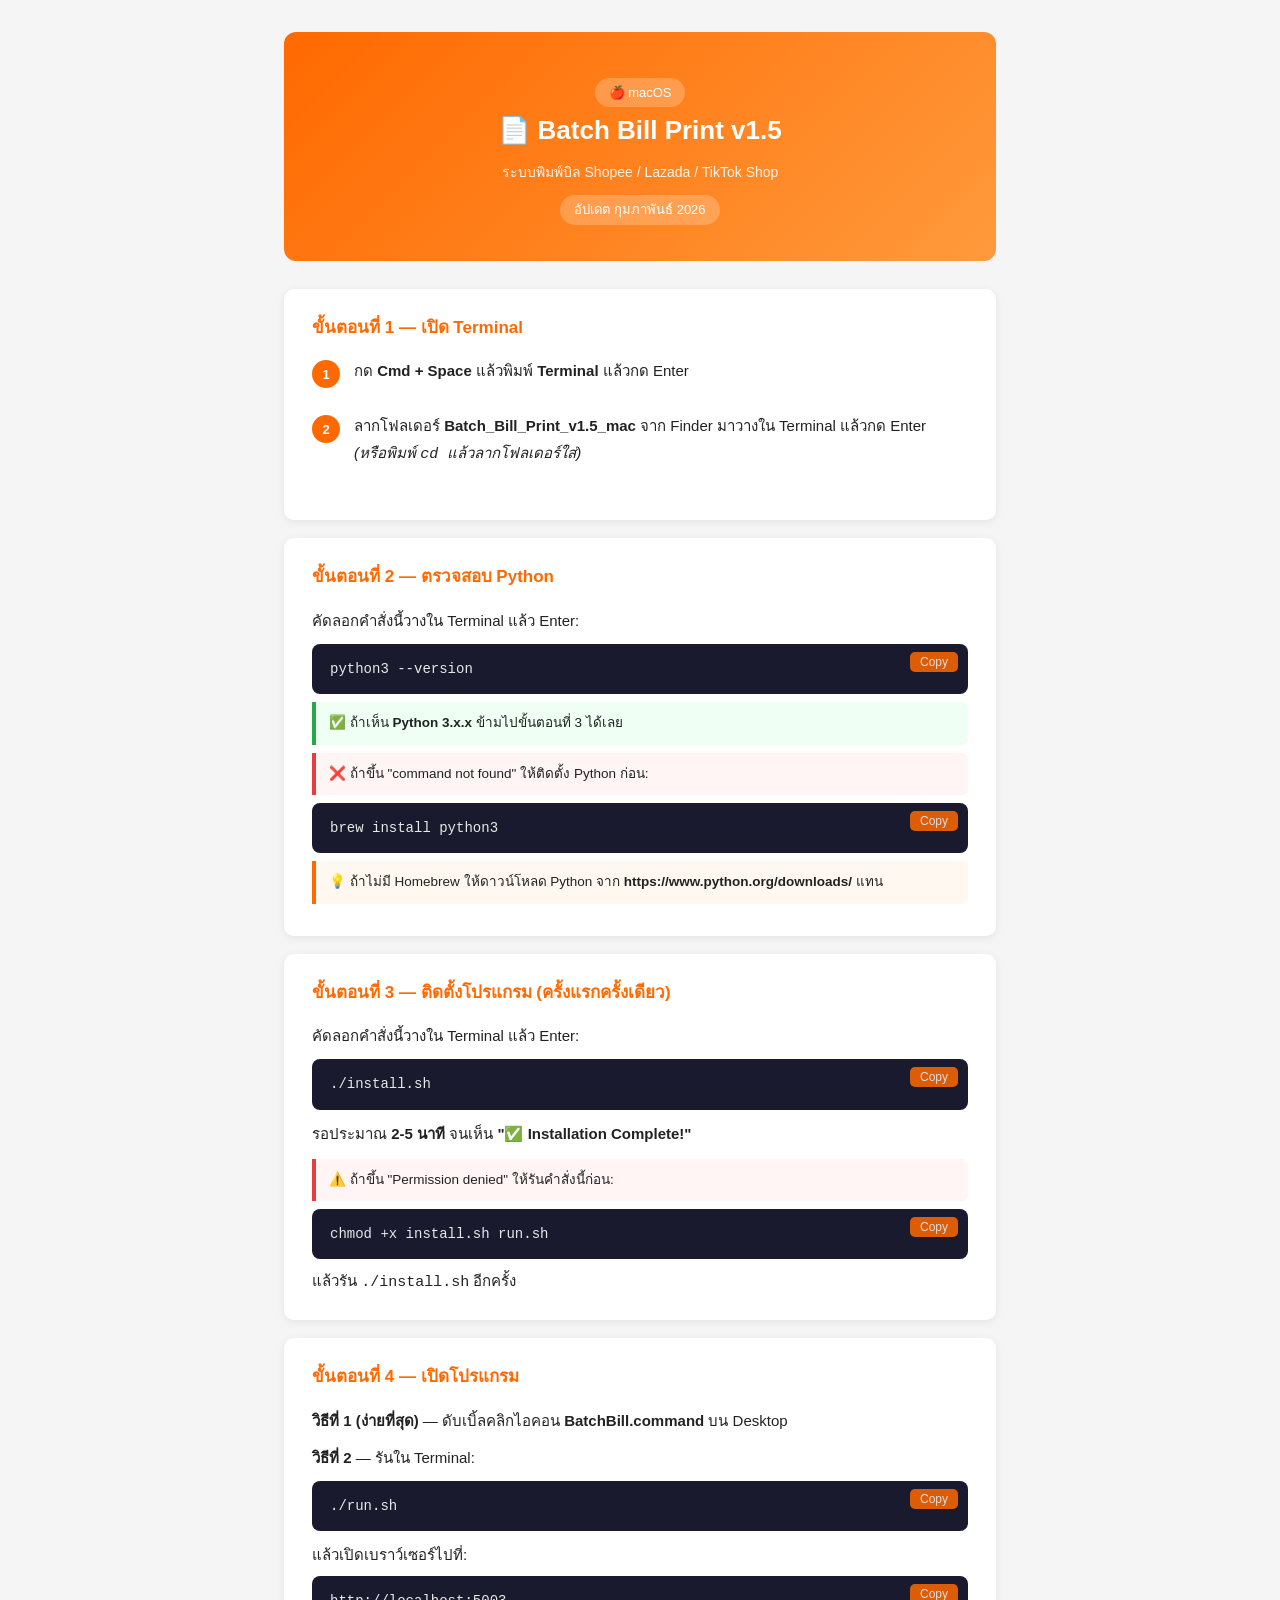
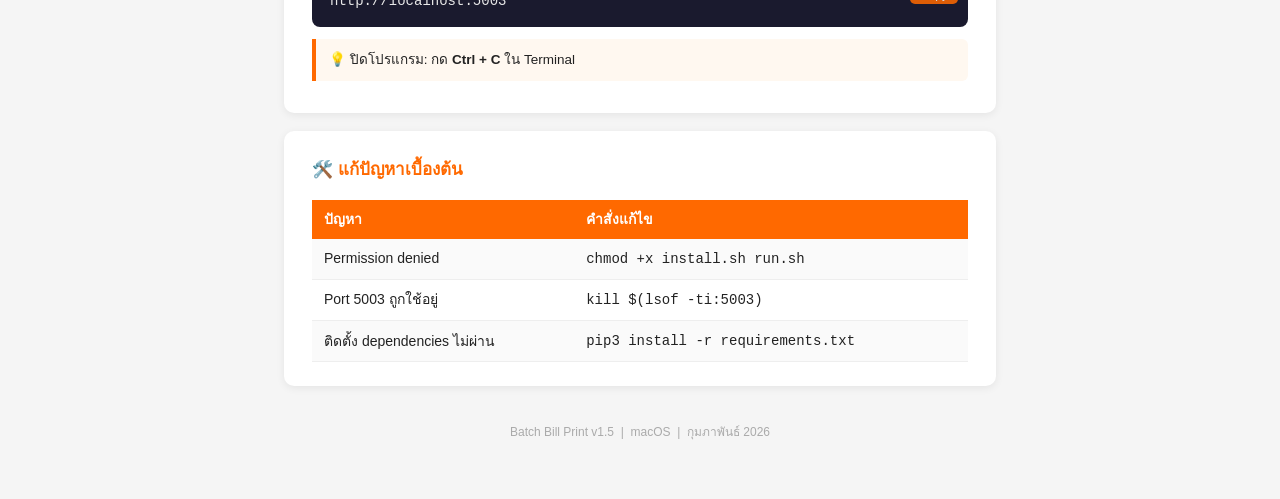
<file: คู่มือการใช้งาน_Mac.html>
<!DOCTYPE html>
<html lang="th">
<head>
<meta charset="UTF-8">
<meta name="viewport" content="width=device-width, initial-scale=1.0">
<title>คู่มือการติดตั้ง – Batch Bill Print v1.5 (Mac)</title>
<style>
  * { box-sizing: border-box; margin: 0; padding: 0; }
  body { font-family: "Helvetica Neue", Arial, "Thonburi", sans-serif;
         background: #f5f5f5; color: #222; font-size: 15px; line-height: 1.8; }
  .container { max-width: 760px; margin: 0 auto; padding: 32px 24px 60px; }

  .cover { background: linear-gradient(135deg, #ff6900, #ff9a3c);
           color: #fff; border-radius: 12px; padding: 36px;
           margin-bottom: 28px; text-align: center; }
  .cover h1 { font-size: 26px; font-weight: 800; margin-bottom: 6px; }
  .cover .sub { font-size: 14px; opacity: .9; }
  .cover .badge { display: inline-block; background: rgba(255,255,255,.22);
                  border-radius: 20px; padding: 3px 14px; font-size: 13px; margin-top: 10px; }

  .card { background: #fff; border-radius: 10px; padding: 24px 28px;
          margin-bottom: 18px; box-shadow: 0 2px 8px rgba(0,0,0,.07); }
  .card h2 { font-size: 17px; color: #ff6900; margin-bottom: 14px; font-weight: 700; }

  /* Step row */
  .step { display: flex; gap: 14px; margin-bottom: 20px; align-items: flex-start; }
  .step-num { min-width: 28px; height: 28px; background: #ff6900; color: #fff;
              border-radius: 50%; display: flex; align-items: center; justify-content: center;
              font-weight: 700; font-size: 13px; flex-shrink: 0; margin-top: 3px; }
  .step-body { flex: 1; }
  .step-body p { margin-bottom: 8px; }

  /* Code block with copy button */
  .code-wrap { position: relative; margin: 8px 0; }
  .code { background: #1a1a2e; color: #e8e8e8; border-radius: 8px;
          padding: 14px 18px; font-family: "SF Mono", "Menlo", "Courier New", monospace;
          font-size: 14px; overflow-x: auto; white-space: pre; line-height: 1.6; }
  .copy-btn { position: absolute; top: 8px; right: 10px;
              background: #ff6900; color: #fff; border: none; border-radius: 5px;
              padding: 3px 10px; font-size: 12px; cursor: pointer; opacity: .85; }
  .copy-btn:hover { opacity: 1; }
  .copy-btn.copied { background: #28a745; }

  .note { border-left: 4px solid #ff6900; background: #fff8f0;
          padding: 9px 13px; border-radius: 0 6px 6px 0; margin: 8px 0; font-size: 13.5px; }
  .warn { border-left: 4px solid #e53e3e; background: #fff5f5;
          padding: 9px 13px; border-radius: 0 6px 6px 0; margin: 8px 0; font-size: 13.5px; }
  .tip  { border-left: 4px solid #28a745; background: #f0fff4;
          padding: 9px 13px; border-radius: 0 6px 6px 0; margin: 8px 0; font-size: 13.5px; }

  .footer { text-align: center; color: #aaa; font-size: 12px; margin-top: 36px; }

  table { width: 100%; border-collapse: collapse; font-size: 14px; margin-top: 8px; }
  th { background: #ff6900; color: #fff; padding: 7px 12px; text-align: left; }
  td { padding: 7px 12px; border-bottom: 1px solid #eee; }
  tr:nth-child(even) td { background: #fafafa; }
</style>
</head>
<body>
<div class="container">

  <div class="cover">
    <div class="badge">🍎 macOS</div>
    <h1>📄 Batch Bill Print v1.5</h1>
    <div class="sub">ระบบพิมพ์บิล Shopee / Lazada / TikTok Shop</div>
    <div class="badge">อัปเดต กุมภาพันธ์ 2026</div>
  </div>

  <!-- Step 1: Open Terminal -->
  <div class="card">
    <h2>ขั้นตอนที่ 1 — เปิด Terminal</h2>
    <div class="step">
      <div class="step-num">1</div>
      <div class="step-body">
        <p>กด <strong>Cmd + Space</strong> แล้วพิมพ์ <strong>Terminal</strong> แล้วกด Enter</p>
      </div>
    </div>
    <div class="step">
      <div class="step-num">2</div>
      <div class="step-body">
        <p>ลากโฟลเดอร์ <strong>Batch_Bill_Print_v1.5_mac</strong> จาก Finder มาวางใน Terminal แล้วกด Enter<br>
        <em>(หรือพิมพ์ <code>cd </code> แล้วลากโฟลเดอร์ใส่)</em></p>
      </div>
    </div>
  </div>

  <!-- Step 2: Check Python -->
  <div class="card">
    <h2>ขั้นตอนที่ 2 — ตรวจสอบ Python</h2>
    <p style="margin-bottom:10px;">คัดลอกคำสั่งนี้วางใน Terminal แล้ว Enter:</p>
    <div class="code-wrap">
      <pre class="code">python3 --version</pre>
      <button class="copy-btn" onclick="copyCode(this)">Copy</button>
    </div>
    <div class="tip">✅ ถ้าเห็น <strong>Python 3.x.x</strong> ข้ามไปขั้นตอนที่ 3 ได้เลย</div>
    <div class="warn">❌ ถ้าขึ้น "command not found" ให้ติดตั้ง Python ก่อน:</div>
    <div class="code-wrap">
      <pre class="code">brew install python3</pre>
      <button class="copy-btn" onclick="copyCode(this)">Copy</button>
    </div>
    <div class="note">💡 ถ้าไม่มี Homebrew ให้ดาวน์โหลด Python จาก <strong>https://www.python.org/downloads/</strong> แทน</div>
  </div>

  <!-- Step 3: Install -->
  <div class="card">
    <h2>ขั้นตอนที่ 3 — ติดตั้งโปรแกรม (ครั้งแรกครั้งเดียว)</h2>
    <p style="margin-bottom:10px;">คัดลอกคำสั่งนี้วางใน Terminal แล้ว Enter:</p>
    <div class="code-wrap">
      <pre class="code">./install.sh</pre>
      <button class="copy-btn" onclick="copyCode(this)">Copy</button>
    </div>
    <p style="margin-top:10px;">รอประมาณ <strong>2-5 นาที</strong> จนเห็น <strong>"✅ Installation Complete!"</strong></p>

    <div class="warn" style="margin-top:12px;">⚠️ ถ้าขึ้น "Permission denied" ให้รันคำสั่งนี้ก่อน:</div>
    <div class="code-wrap">
      <pre class="code">chmod +x install.sh run.sh</pre>
      <button class="copy-btn" onclick="copyCode(this)">Copy</button>
    </div>
    <p style="margin-top:8px;">แล้วรัน <code>./install.sh</code> อีกครั้ง</p>
  </div>

  <!-- Step 4: Run -->
  <div class="card">
    <h2>ขั้นตอนที่ 4 — เปิดโปรแกรม</h2>
    <p style="margin-bottom:10px;"><strong>วิธีที่ 1 (ง่ายที่สุด)</strong> — ดับเบิ้ลคลิกไอคอน <strong>BatchBill.command</strong> บน Desktop</p>
    <p style="margin-bottom:10px;"><strong>วิธีที่ 2</strong> — รันใน Terminal:</p>
    <div class="code-wrap">
      <pre class="code">./run.sh</pre>
      <button class="copy-btn" onclick="copyCode(this)">Copy</button>
    </div>
    <p style="margin-top:10px;">แล้วเปิดเบราว์เซอร์ไปที่:</p>
    <div class="code-wrap">
      <pre class="code">http://localhost:5003</pre>
      <button class="copy-btn" onclick="copyCode(this)">Copy</button>
    </div>
    <div class="note" style="margin-top:12px;">💡 ปิดโปรแกรม: กด <strong>Ctrl + C</strong> ใน Terminal</div>
  </div>

  <!-- Troubleshooting -->
  <div class="card">
    <h2>🛠️ แก้ปัญหาเบื้องต้น</h2>
    <table>
      <tr><th>ปัญหา</th><th>คำสั่งแก้ไข</th></tr>
      <tr><td>Permission denied</td><td><code>chmod +x install.sh run.sh</code></td></tr>
      <tr><td>Port 5003 ถูกใช้อยู่</td><td><code>kill $(lsof -ti:5003)</code></td></tr>
      <tr><td>ติดตั้ง dependencies ไม่ผ่าน</td><td><code>pip3 install -r requirements.txt</code></td></tr>
    </table>
  </div>

  <div class="footer">
    Batch Bill Print v1.5 &nbsp;|&nbsp; macOS &nbsp;|&nbsp; กุมภาพันธ์ 2026
  </div>

</div>

<script>
function copyCode(btn) {
  const code = btn.previousElementSibling.textContent.trim();
  navigator.clipboard.writeText(code).then(() => {
    btn.textContent = 'Copied!';
    btn.classList.add('copied');
    setTimeout(() => { btn.textContent = 'Copy'; btn.classList.remove('copied'); }, 1800);
  });
}
</script>
</body>
</html>
</file>
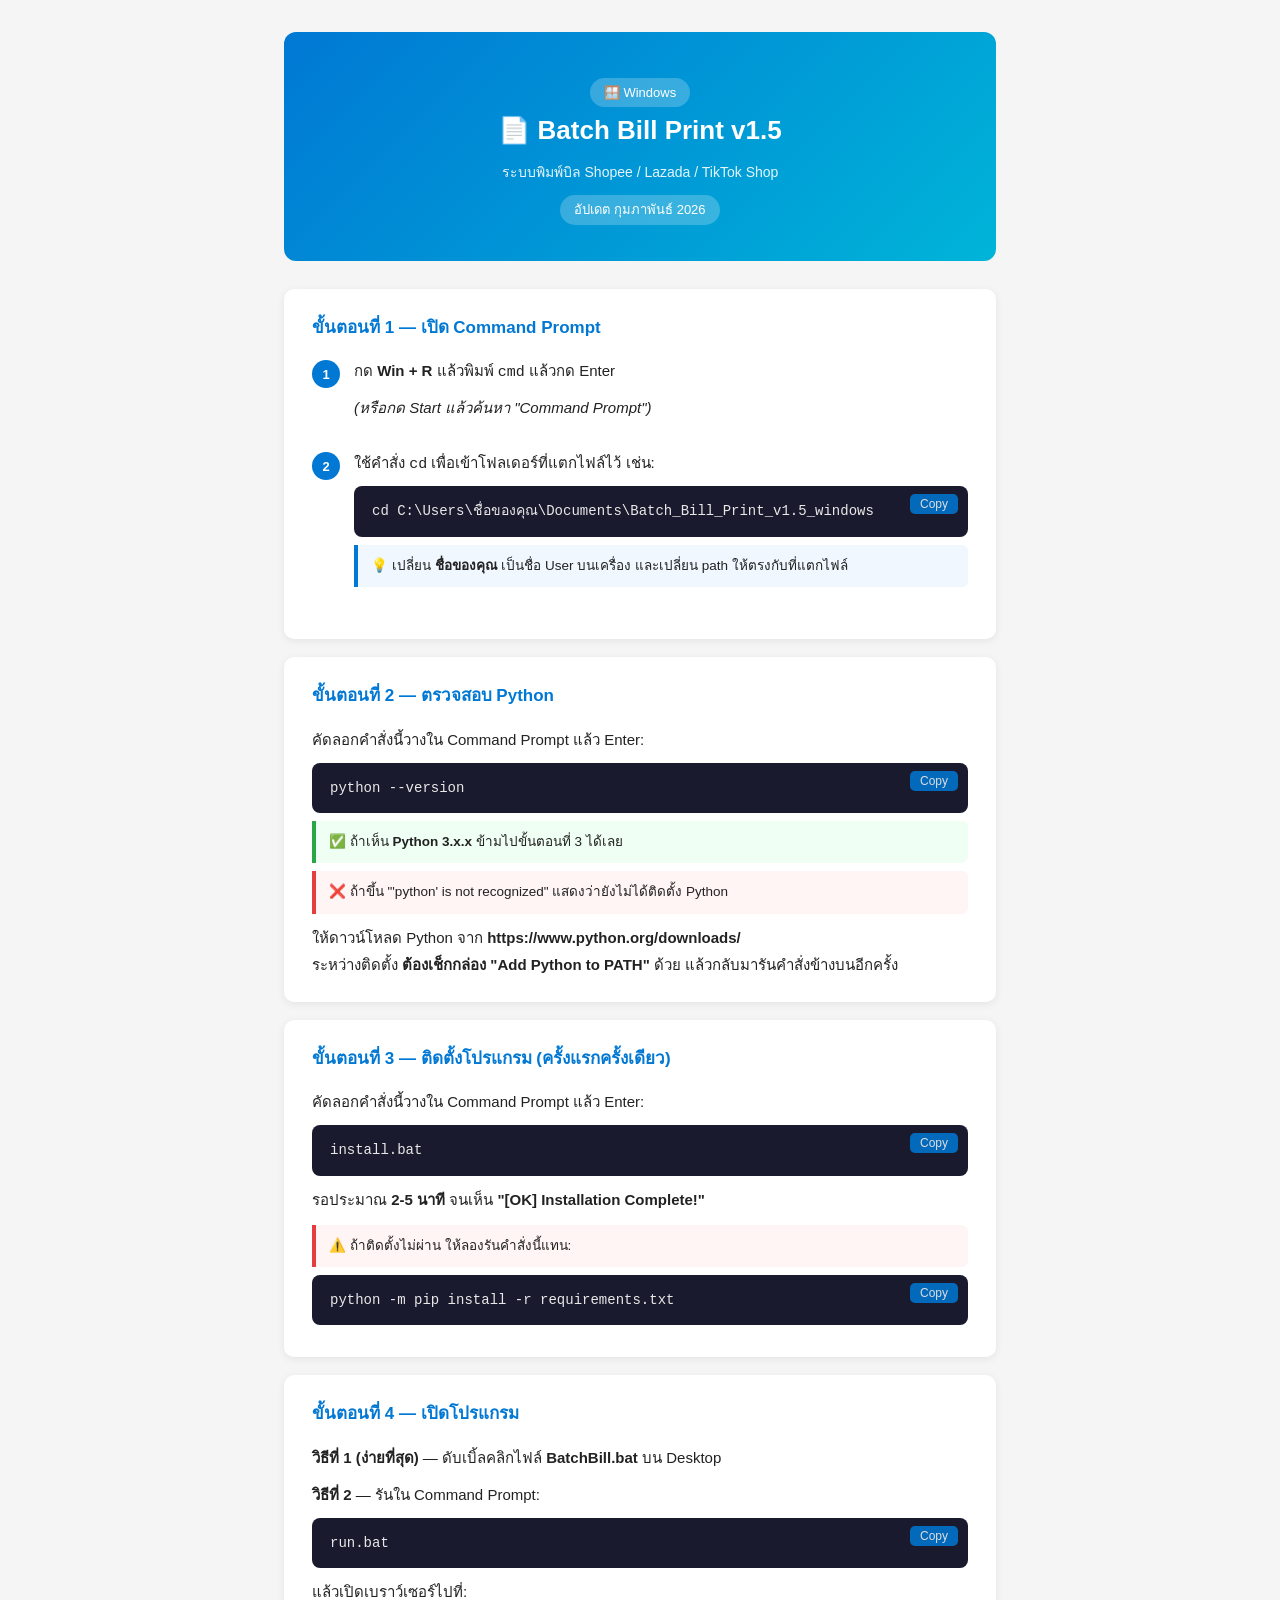
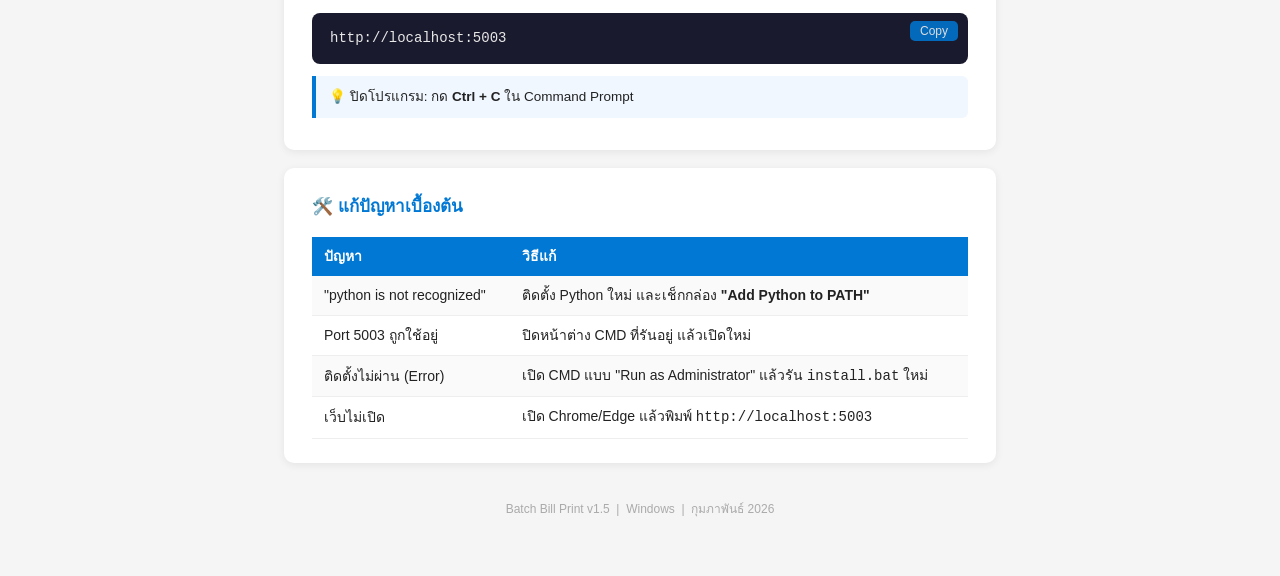
<file: คู่มือการใช้งาน_Windows.html>
<!DOCTYPE html>
<html lang="th">
<head>
<meta charset="UTF-8">
<meta name="viewport" content="width=device-width, initial-scale=1.0">
<title>คู่มือการติดตั้ง – Batch Bill Print v1.5 (Windows)</title>
<style>
  * { box-sizing: border-box; margin: 0; padding: 0; }
  body { font-family: "Segoe UI", Arial, "TH SarabunPSK", sans-serif;
         background: #f5f5f5; color: #222; font-size: 15px; line-height: 1.8; }
  .container { max-width: 760px; margin: 0 auto; padding: 32px 24px 60px; }

  .cover { background: linear-gradient(135deg, #0078d4, #00b4d8);
           color: #fff; border-radius: 12px; padding: 36px;
           margin-bottom: 28px; text-align: center; }
  .cover h1 { font-size: 26px; font-weight: 800; margin-bottom: 6px; }
  .cover .sub { font-size: 14px; opacity: .9; }
  .cover .badge { display: inline-block; background: rgba(255,255,255,.22);
                  border-radius: 20px; padding: 3px 14px; font-size: 13px; margin-top: 10px; }

  .card { background: #fff; border-radius: 10px; padding: 24px 28px;
          margin-bottom: 18px; box-shadow: 0 2px 8px rgba(0,0,0,.07); }
  .card h2 { font-size: 17px; color: #0078d4; margin-bottom: 14px; font-weight: 700; }

  .step { display: flex; gap: 14px; margin-bottom: 20px; align-items: flex-start; }
  .step-num { min-width: 28px; height: 28px; background: #0078d4; color: #fff;
              border-radius: 50%; display: flex; align-items: center; justify-content: center;
              font-weight: 700; font-size: 13px; flex-shrink: 0; margin-top: 3px; }
  .step-body { flex: 1; }
  .step-body p { margin-bottom: 8px; }

  .code-wrap { position: relative; margin: 8px 0; }
  .code { background: #1a1a2e; color: #e8e8e8; border-radius: 8px;
          padding: 14px 18px; font-family: "Cascadia Code", "Consolas", "Courier New", monospace;
          font-size: 14px; overflow-x: auto; white-space: pre; line-height: 1.6; }
  .copy-btn { position: absolute; top: 8px; right: 10px;
              background: #0078d4; color: #fff; border: none; border-radius: 5px;
              padding: 3px 10px; font-size: 12px; cursor: pointer; opacity: .85; }
  .copy-btn:hover { opacity: 1; }
  .copy-btn.copied { background: #28a745; }

  .note { border-left: 4px solid #0078d4; background: #f0f7ff;
          padding: 9px 13px; border-radius: 0 6px 6px 0; margin: 8px 0; font-size: 13.5px; }
  .warn { border-left: 4px solid #e53e3e; background: #fff5f5;
          padding: 9px 13px; border-radius: 0 6px 6px 0; margin: 8px 0; font-size: 13.5px; }
  .tip  { border-left: 4px solid #28a745; background: #f0fff4;
          padding: 9px 13px; border-radius: 0 6px 6px 0; margin: 8px 0; font-size: 13.5px; }

  .footer { text-align: center; color: #aaa; font-size: 12px; margin-top: 36px; }

  table { width: 100%; border-collapse: collapse; font-size: 14px; margin-top: 8px; }
  th { background: #0078d4; color: #fff; padding: 7px 12px; text-align: left; }
  td { padding: 7px 12px; border-bottom: 1px solid #eee; }
  tr:nth-child(even) td { background: #fafafa; }
</style>
</head>
<body>
<div class="container">

  <div class="cover">
    <div class="badge">🪟 Windows</div>
    <h1>📄 Batch Bill Print v1.5</h1>
    <div class="sub">ระบบพิมพ์บิล Shopee / Lazada / TikTok Shop</div>
    <div class="badge">อัปเดต กุมภาพันธ์ 2026</div>
  </div>

  <!-- Step 1: Open CMD -->
  <div class="card">
    <h2>ขั้นตอนที่ 1 — เปิด Command Prompt</h2>
    <div class="step">
      <div class="step-num">1</div>
      <div class="step-body">
        <p>กด <strong>Win + R</strong> แล้วพิมพ์ <code>cmd</code> แล้วกด Enter</p>
        <p><em>(หรือกด Start แล้วค้นหา "Command Prompt")</em></p>
      </div>
    </div>
    <div class="step">
      <div class="step-num">2</div>
      <div class="step-body">
        <p>ใช้คำสั่ง <code>cd</code> เพื่อเข้าโฟลเดอร์ที่แตกไฟล์ไว้ เช่น:</p>
        <div class="code-wrap">
          <pre class="code">cd C:\Users\ชื่อของคุณ\Documents\Batch_Bill_Print_v1.5_windows</pre>
          <button class="copy-btn" onclick="copyCode(this)">Copy</button>
        </div>
        <div class="note">💡 เปลี่ยน <strong>ชื่อของคุณ</strong> เป็นชื่อ User บนเครื่อง และเปลี่ยน path ให้ตรงกับที่แตกไฟล์</div>
      </div>
    </div>
  </div>

  <!-- Step 2: Check Python -->
  <div class="card">
    <h2>ขั้นตอนที่ 2 — ตรวจสอบ Python</h2>
    <p style="margin-bottom:10px;">คัดลอกคำสั่งนี้วางใน Command Prompt แล้ว Enter:</p>
    <div class="code-wrap">
      <pre class="code">python --version</pre>
      <button class="copy-btn" onclick="copyCode(this)">Copy</button>
    </div>
    <div class="tip">✅ ถ้าเห็น <strong>Python 3.x.x</strong> ข้ามไปขั้นตอนที่ 3 ได้เลย</div>
    <div class="warn">❌ ถ้าขึ้น "'python' is not recognized" แสดงว่ายังไม่ได้ติดตั้ง Python</div>
    <p style="margin-top:10px;">ให้ดาวน์โหลด Python จาก <strong>https://www.python.org/downloads/</strong><br>
    ระหว่างติดตั้ง <strong>ต้องเช็กกล่อง "Add Python to PATH"</strong> ด้วย แล้วกลับมารันคำสั่งข้างบนอีกครั้ง</p>
  </div>

  <!-- Step 3: Install -->
  <div class="card">
    <h2>ขั้นตอนที่ 3 — ติดตั้งโปรแกรม (ครั้งแรกครั้งเดียว)</h2>
    <p style="margin-bottom:10px;">คัดลอกคำสั่งนี้วางใน Command Prompt แล้ว Enter:</p>
    <div class="code-wrap">
      <pre class="code">install.bat</pre>
      <button class="copy-btn" onclick="copyCode(this)">Copy</button>
    </div>
    <p style="margin-top:10px;">รอประมาณ <strong>2-5 นาที</strong> จนเห็น <strong>"[OK] Installation Complete!"</strong></p>

    <div class="warn" style="margin-top:12px;">⚠️ ถ้าติดตั้งไม่ผ่าน ให้ลองรันคำสั่งนี้แทน:</div>
    <div class="code-wrap">
      <pre class="code">python -m pip install -r requirements.txt</pre>
      <button class="copy-btn" onclick="copyCode(this)">Copy</button>
    </div>
  </div>

  <!-- Step 4: Run -->
  <div class="card">
    <h2>ขั้นตอนที่ 4 — เปิดโปรแกรม</h2>
    <p style="margin-bottom:10px;"><strong>วิธีที่ 1 (ง่ายที่สุด)</strong> — ดับเบิ้ลคลิกไฟล์ <strong>BatchBill.bat</strong> บน Desktop</p>
    <p style="margin-bottom:10px;"><strong>วิธีที่ 2</strong> — รันใน Command Prompt:</p>
    <div class="code-wrap">
      <pre class="code">run.bat</pre>
      <button class="copy-btn" onclick="copyCode(this)">Copy</button>
    </div>
    <p style="margin-top:10px;">แล้วเปิดเบราว์เซอร์ไปที่:</p>
    <div class="code-wrap">
      <pre class="code">http://localhost:5003</pre>
      <button class="copy-btn" onclick="copyCode(this)">Copy</button>
    </div>
    <div class="note" style="margin-top:12px;">💡 ปิดโปรแกรม: กด <strong>Ctrl + C</strong> ใน Command Prompt</div>
  </div>

  <!-- Troubleshooting -->
  <div class="card">
    <h2>🛠️ แก้ปัญหาเบื้องต้น</h2>
    <table>
      <tr><th>ปัญหา</th><th>วิธีแก้</th></tr>
      <tr><td>"python is not recognized"</td><td>ติดตั้ง Python ใหม่ และเช็กกล่อง <strong>"Add Python to PATH"</strong></td></tr>
      <tr><td>Port 5003 ถูกใช้อยู่</td><td>ปิดหน้าต่าง CMD ที่รันอยู่ แล้วเปิดใหม่</td></tr>
      <tr><td>ติดตั้งไม่ผ่าน (Error)</td><td>เปิด CMD แบบ "Run as Administrator" แล้วรัน <code>install.bat</code> ใหม่</td></tr>
      <tr><td>เว็บไม่เปิด</td><td>เปิด Chrome/Edge แล้วพิมพ์ <code>http://localhost:5003</code></td></tr>
    </table>
  </div>

  <div class="footer">
    Batch Bill Print v1.5 &nbsp;|&nbsp; Windows &nbsp;|&nbsp; กุมภาพันธ์ 2026
  </div>

</div>

<script>
function copyCode(btn) {
  const code = btn.previousElementSibling.textContent.trim();
  navigator.clipboard.writeText(code).then(() => {
    btn.textContent = 'Copied!';
    btn.classList.add('copied');
    setTimeout(() => { btn.textContent = 'Copy'; btn.classList.remove('copied'); }, 1800);
  });
}
</script>
</body>
</html>
</file>
